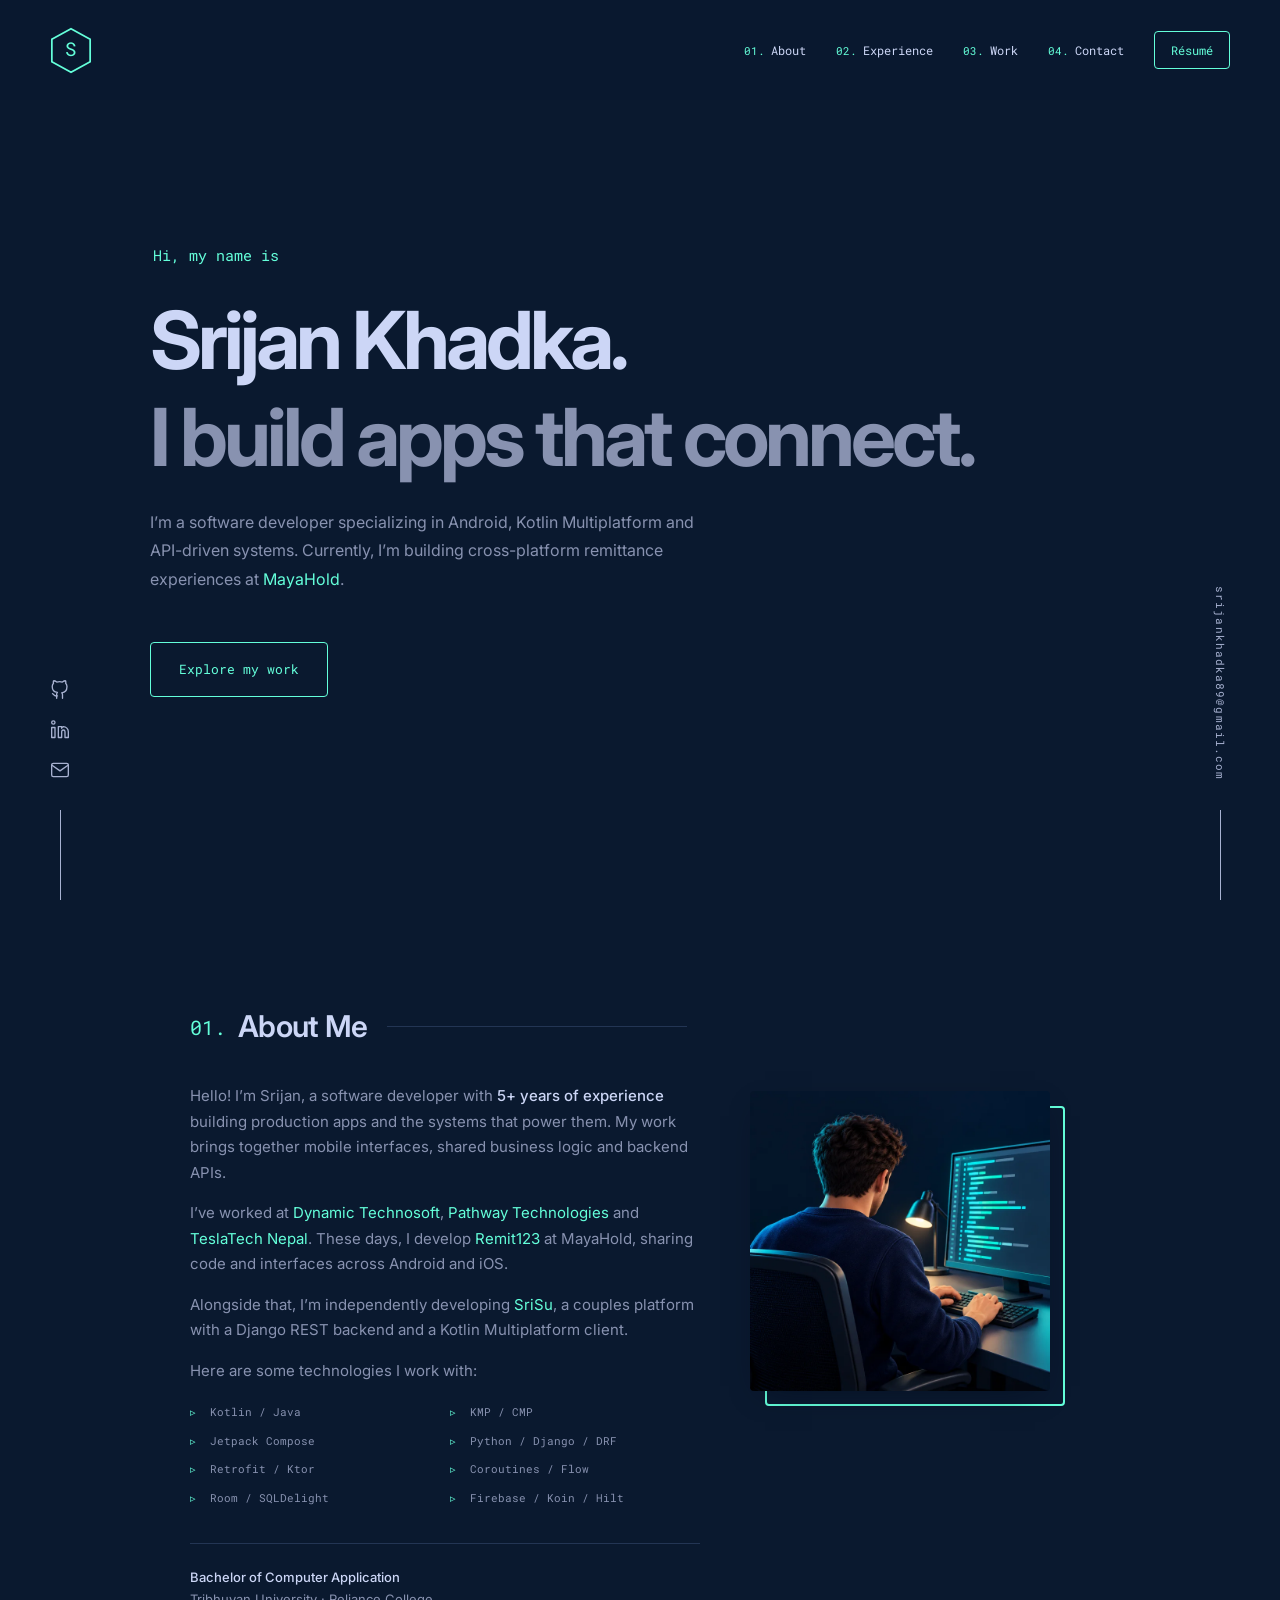
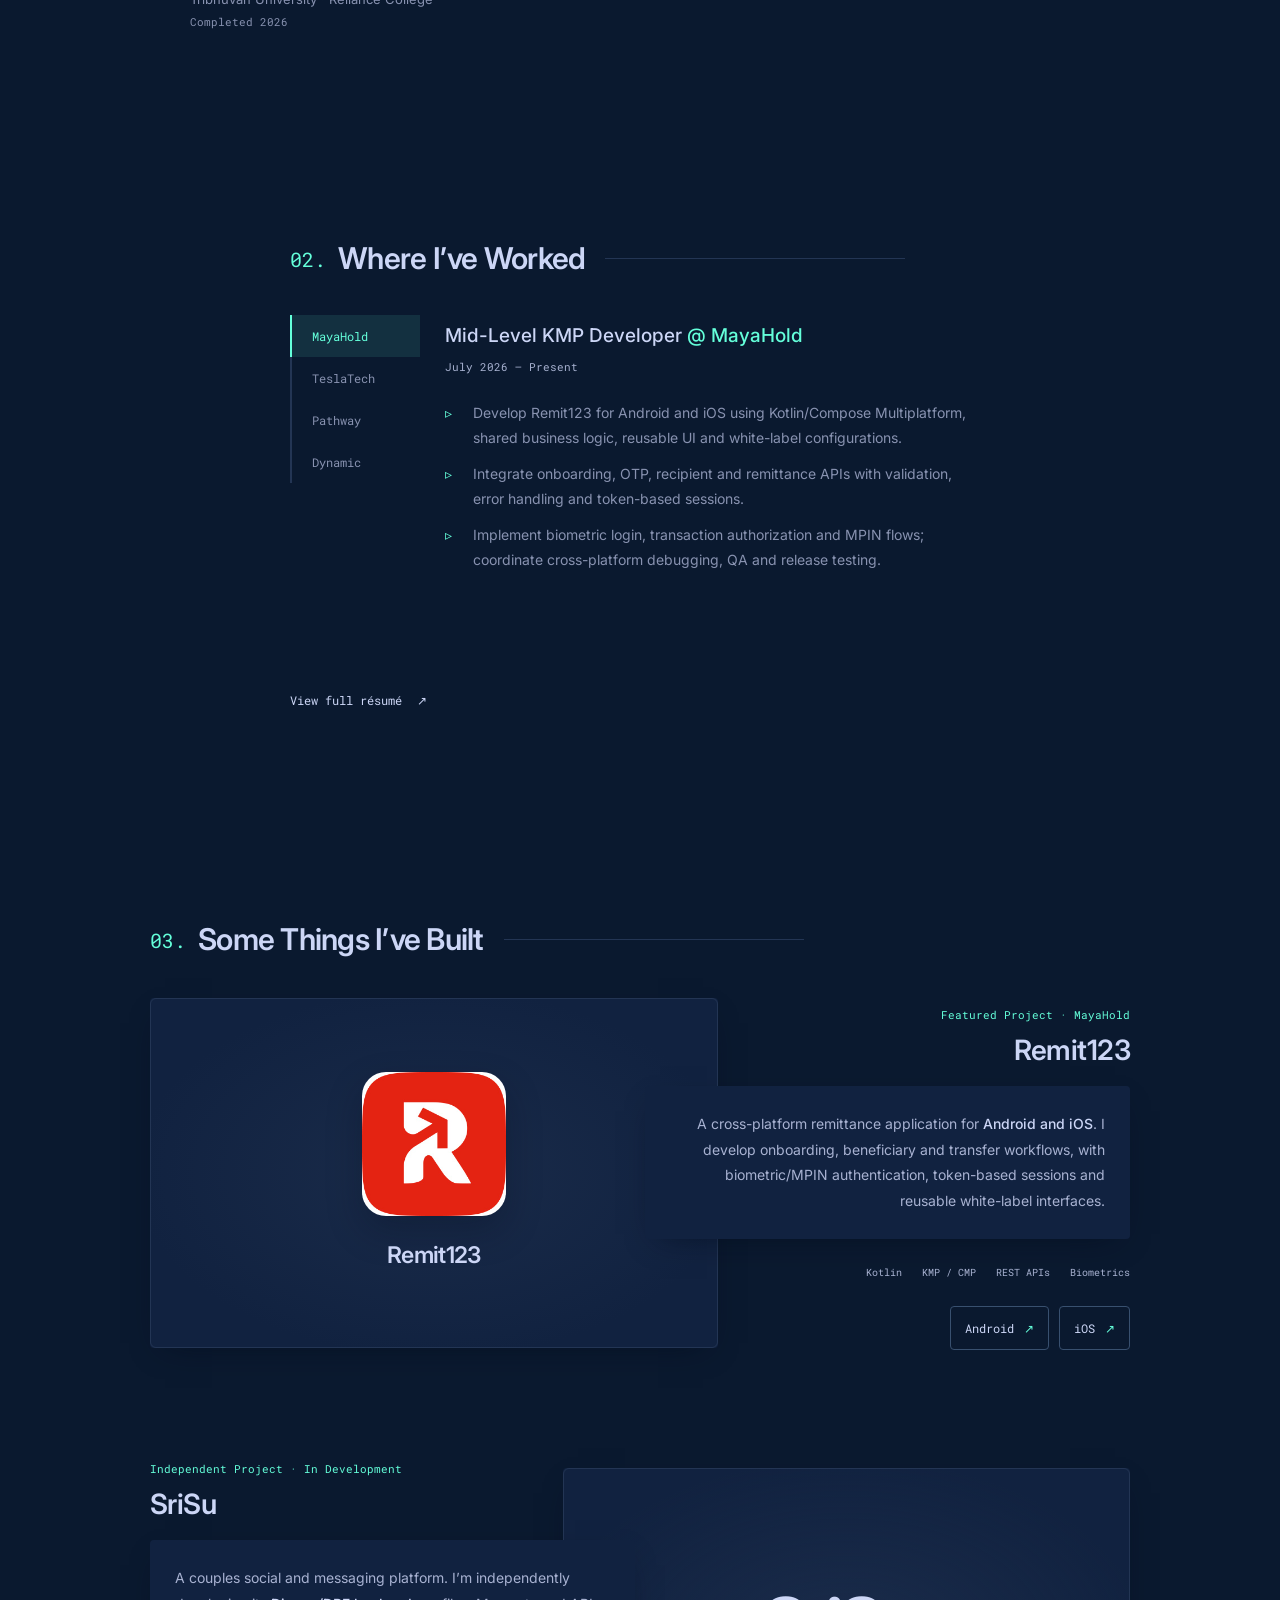
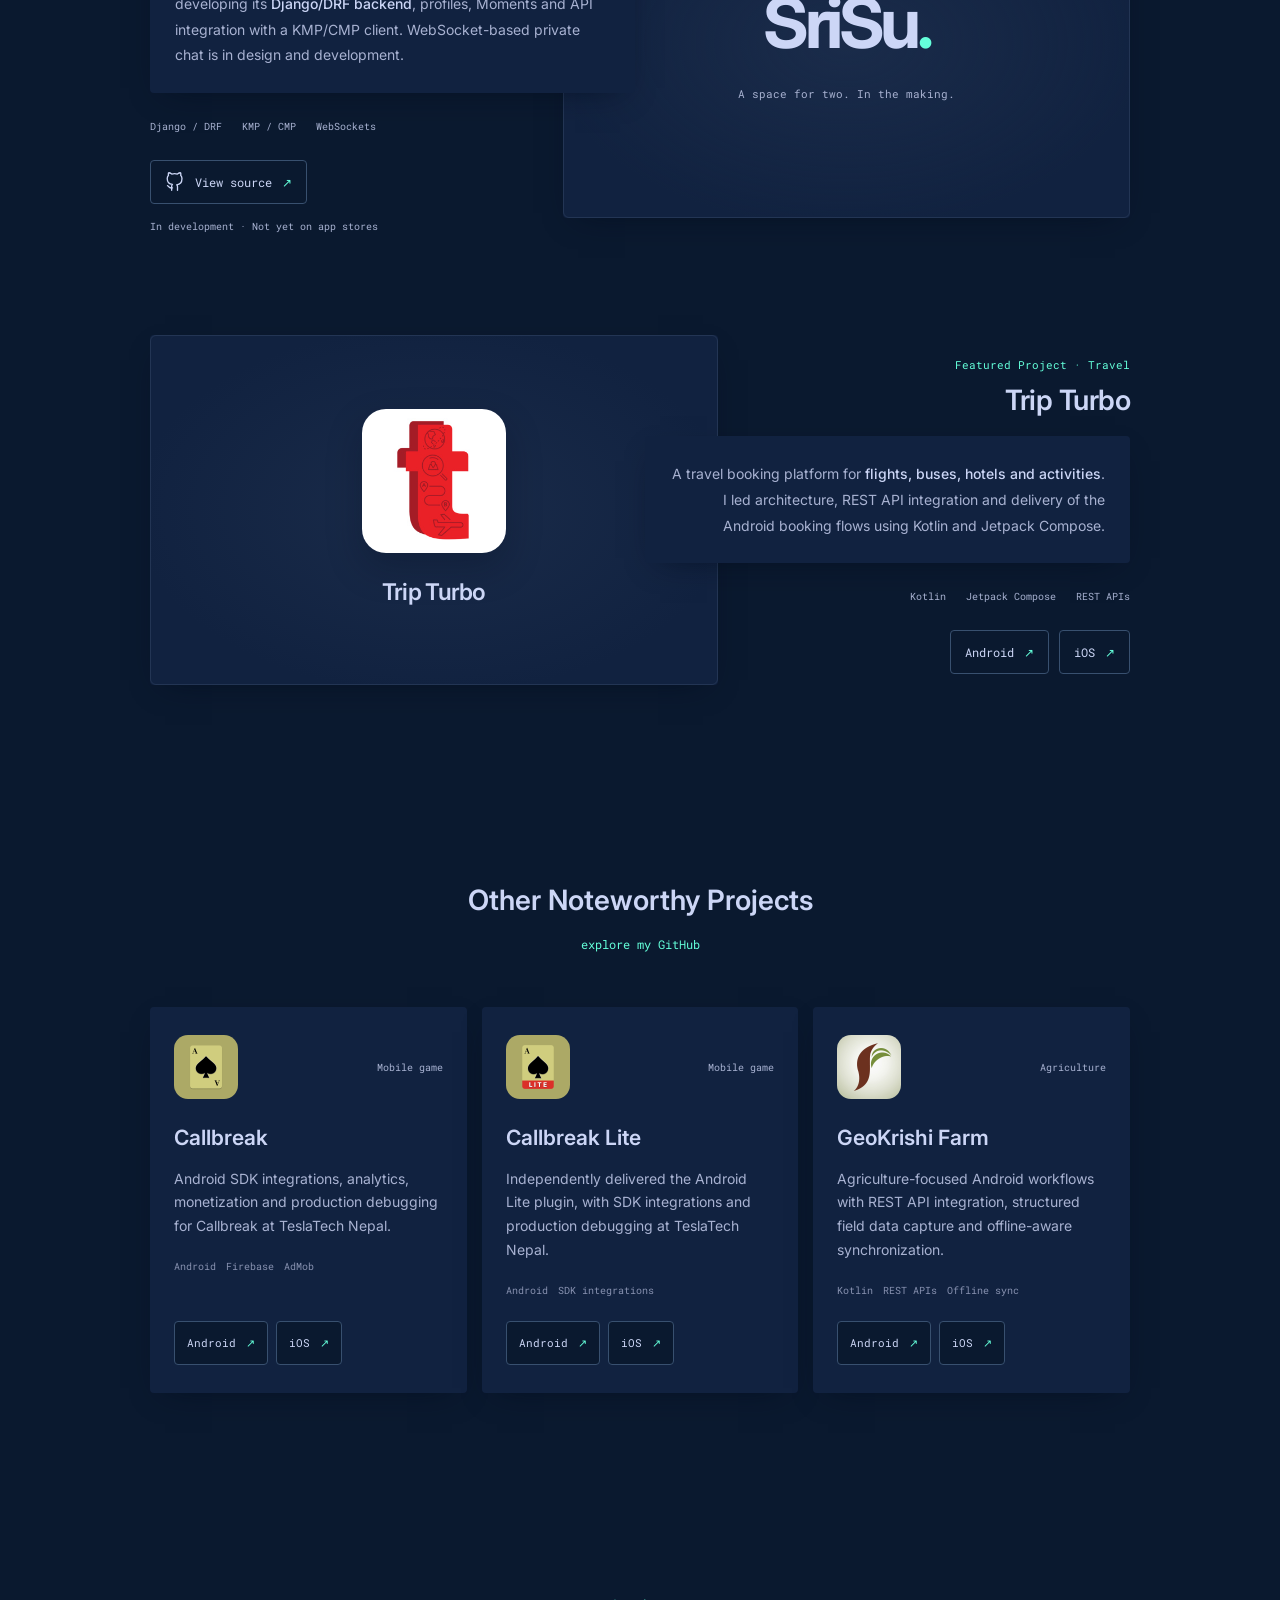
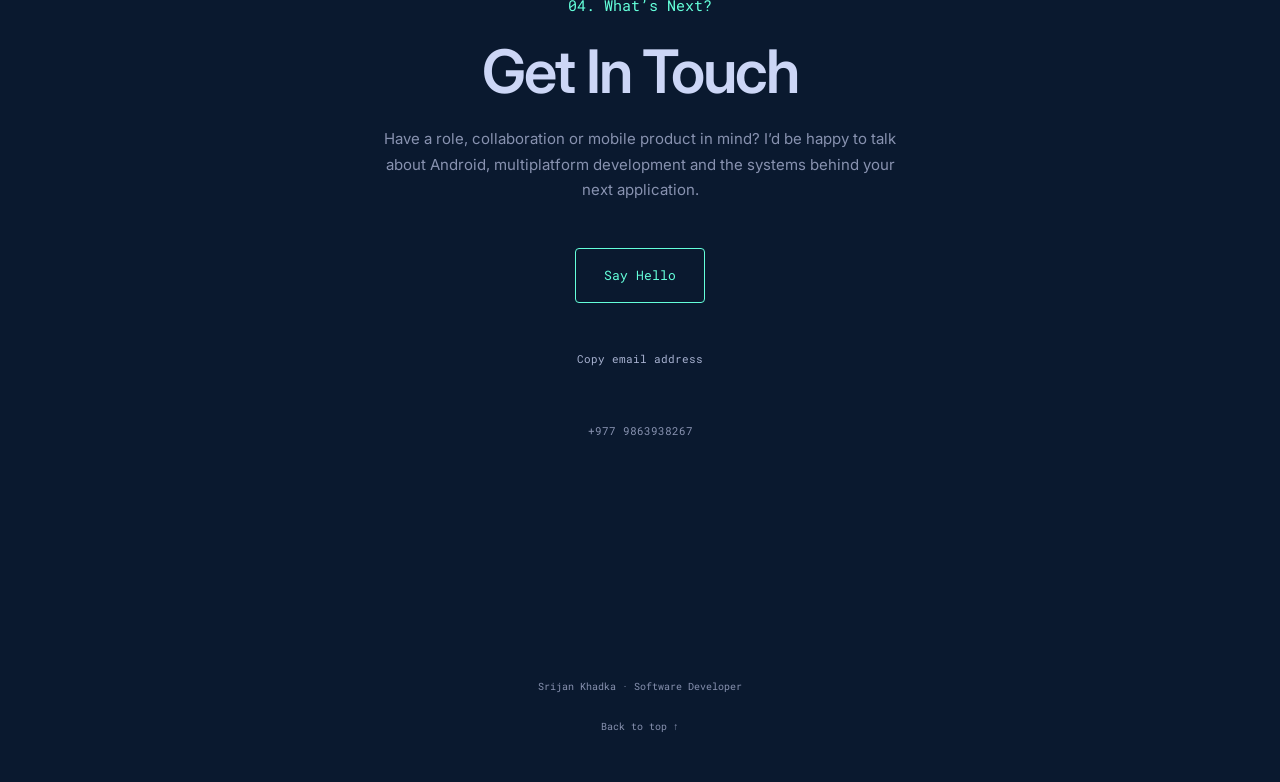
<file: index.html>
<!doctype html>
<html lang="en"><head>
<meta charset="utf-8"><meta name="viewport" content="width=device-width,initial-scale=1"><meta name="theme-color" content="#0a192f">
<meta name="description" content="Srijan Khadka is a software developer specializing in Android, Kotlin Multiplatform and API-driven systems. Explore his work, experience and résumé.">
<meta property="og:type" content="website"><meta property="og:title" content="Srijan Khadka | Software Developer"><meta property="og:description" content="I build apps that connect. Android, Kotlin Multiplatform and API-driven systems."><meta property="og:url" content="https://srizan12.github.io/Portfolio-Srijan-Khadka/"><meta property="og:image" content="https://srizan12.github.io/Portfolio-Srijan-Khadka/social-preview.png"><meta name="twitter:card" content="summary_large_image">
<link rel="canonical" href="https://srizan12.github.io/Portfolio-Srijan-Khadka/"><link rel="icon" href="favicon.svg" type="image/svg+xml"><link rel="preconnect" href="https://fonts.googleapis.com"><link rel="preconnect" href="https://fonts.gstatic.com" crossorigin><link href="https://fonts.googleapis.com/css2?family=Inter:wght@400;500;600;700&family=Roboto+Mono:wght@400;500&display=swap" rel="stylesheet"><link rel="stylesheet" href="styles.css?v=4"><script src="app.js?v=3" defer></script><title>Srijan Khadka | Software Developer</title>
</head><body>
<a class="skip-to-content button" href="#content">Skip to content</a>
<svg class="icon-definitions" aria-hidden="true" xmlns="http://www.w3.org/2000/svg"><defs>
<symbol id="icon-github" viewBox="0 0 24 24"><path d="M9 19c-4.3 1.3-4.3-2.2-6-2.7m12 5.7v-3.9a3.4 3.4 0 0 0-.9-2.7c3-.3 6.2-1.5 6.2-6.9A5.4 5.4 0 0 0 18.8 4a5 5 0 0 0-.1-3s-1.2-.4-3.8 1.5a13 13 0 0 0-6.8 0C5.5.6 4.3 1 4.3 1a5 5 0 0 0-.1 3A5.4 5.4 0 0 0 2.7 8c0 5.4 3.2 6.6 6.2 6.9a3.4 3.4 0 0 0-.9 2.7V22"/></symbol>
<symbol id="icon-linkedin" viewBox="0 0 24 24"><path d="M16 8a6 6 0 0 1 6 6v7h-4v-7a2 2 0 0 0-4 0v7h-4V8h4v2a4 4 0 0 1 2-2Z"/><path d="M2 9h4v12H2z"/><circle cx="4" cy="3" r="2"/></symbol>
<symbol id="icon-mail" viewBox="0 0 24 24"><rect x="2" y="4" width="20" height="16" rx="2"/><path d="m2 6 10 7 10-7"/></symbol>
<symbol id="icon-folder" viewBox="0 0 24 24"><path d="M22 19a2 2 0 0 1-2 2H4a2 2 0 0 1-2-2V5a2 2 0 0 1 2-2h5l2 3h9a2 2 0 0 1 2 2Z"/></symbol>
</defs></svg>
<header class="site-header"><nav class="navigation" aria-label="Main navigation"><a class="logo" href="#home" aria-label="Srijan Khadka, home"><svg viewBox="0 0 48 54" aria-hidden="true"><polygon points="24 2 46 14 46 40 24 52 2 40 2 14"/><text x="24" y="33" text-anchor="middle">S</text></svg></a><div class="desktop-links"><ol><li><a href="#about">About</a></li><li><a href="#experience">Experience</a></li><li><a href="#work">Work</a></li><li><a href="#contact">Contact</a></li></ol><a class="button small-button" href="resume.html">Résumé</a></div><button class="menu-toggle" aria-label="Open navigation menu" aria-haspopup="dialog" aria-expanded="false" aria-controls="mobile-menu"><span></span><span></span><span></span></button></nav></header>
<dialog class="mobile-menu" id="mobile-menu" aria-label="Navigation menu"><button class="menu-close" aria-label="Close navigation menu">×</button><nav aria-label="Mobile navigation"><ol><li><a href="#about">About</a></li><li><a href="#experience">Experience</a></li><li><a href="#work">Work</a></li><li><a href="#contact">Contact</a></li></ol><a class="button" href="resume.html">Résumé</a></nav></dialog>
<aside class="side-rail social-rail" aria-label="Social links"><ul><li><a href="https://github.com/SriZan12" aria-label="GitHub" target="_blank" rel="noopener noreferrer"><svg class="icon"><use href="#icon-github"/></svg></a></li><li><a href="https://www.linkedin.com/in/srijan-khadka-b233951b5/" aria-label="LinkedIn" target="_blank" rel="noopener noreferrer"><svg class="icon"><use href="#icon-linkedin"/></svg></a></li><li><a href="mailto:srijankhadka89@gmail.com" aria-label="Email Srijan"><svg class="icon"><use href="#icon-mail"/></svg></a></li></ul></aside>
<aside class="side-rail email-rail" aria-label="Email address"><a href="mailto:srijankhadka89@gmail.com">srijankhadka89@gmail.com</a></aside>
<main id="content">
<section class="hero" id="home" aria-labelledby="hero-title"><p class="hero-greeting">Hi, my name is</p><h1 class="big-heading" id="hero-title">Srijan Khadka.</h1><h2 class="big-heading">I build apps that connect.</h2><p class="hero-description">I’m a software developer specializing in Android, Kotlin Multiplatform and API-driven systems. Currently, I’m building cross-platform remittance experiences at <a href="#experience" class="inline-link" data-employer="maya">MayaHold</a>.</p><a class="button hero-cta" href="#work">Explore my work</a></section>
<section class="about-section" id="about" aria-labelledby="about-title"><h2 class="numbered-heading" id="about-title"><span>01.</span> About Me</h2><div class="about-inner"><div class="about-text">
<p>Hello! I’m Srijan, a software developer with <strong>5+ years of experience</strong> building production apps and the systems that power them. My work brings together mobile interfaces, shared business logic and backend APIs.</p>
<p>I’ve worked at <a href="#experience" class="inline-link" data-employer="dynamic">Dynamic Technosoft</a>, <a href="#experience" class="inline-link" data-employer="pathway">Pathway Technologies</a> and <a href="#experience" class="inline-link" data-employer="tesla">TeslaTech Nepal</a>. These days, I develop <a href="#remit123" class="inline-link">Remit123</a> at MayaHold, sharing code and interfaces across Android and iOS.</p>
<p>Alongside that, I’m independently developing <a href="#srisu" class="inline-link">SriSu</a>, a couples platform with a Django REST backend and a Kotlin Multiplatform client.</p><p>Here are some technologies I work with:</p>
<ul class="skills-list"><li>Kotlin / Java</li><li>KMP / CMP</li><li>Jetpack Compose</li><li>Python / Django / DRF</li><li>Retrofit / Ktor</li><li>Coroutines / Flow</li><li>Room / SQLDelight</li><li>Firebase / Koin / Hilt</li></ul><p class="education"><strong>Bachelor of Computer Application</strong><br>Tribhuvan University · Reliance College<br><span>Completed 2026</span></p>
</div><div class="portrait-frame"><img class="portrait-illustration" src="assets/about-programmer-back-view.webp" width="768" height="768" alt="Rear-view illustration of a developer programming at a desk, with their face hidden and a mint-lit screen" loading="lazy" decoding="async"></div></div></section>
<section class="jobs-section" id="experience" aria-labelledby="experience-title"><h2 class="numbered-heading" id="experience-title"><span>02.</span> Where I’ve Worked</h2><div class="jobs-inner"><div class="job-tablist" role="tablist" aria-label="Employers" aria-orientation="vertical"><button id="tab-maya" role="tab" aria-selected="true" aria-controls="panel-maya" tabindex="0">MayaHold</button><button id="tab-tesla" role="tab" aria-selected="false" aria-controls="panel-tesla" tabindex="-1">TeslaTech</button><button id="tab-pathway" role="tab" aria-selected="false" aria-controls="panel-pathway" tabindex="-1">Pathway</button><button id="tab-dynamic" role="tab" aria-selected="false" aria-controls="panel-dynamic" tabindex="-1">Dynamic</button></div><div class="job-panels">
<article id="panel-maya" class="job-panel" role="tabpanel" aria-labelledby="tab-maya" tabindex="0"><h3>Mid-Level KMP Developer <span>@ MayaHold</span></h3><p class="job-range">July 2026 — Present</p><ul class="fancy-list"><li>Develop Remit123 for Android and iOS using Kotlin/Compose Multiplatform, shared business logic, reusable UI and white-label configurations.</li><li>Integrate onboarding, OTP, recipient and remittance APIs with validation, error handling and token-based sessions.</li><li>Implement biometric login, transaction authorization and MPIN flows; coordinate cross-platform debugging, QA and release testing.</li></ul></article>
<article id="panel-tesla" class="job-panel" role="tabpanel" aria-labelledby="tab-tesla" tabindex="0"><h3>Mid-Level Android Developer <span>@ TeslaTech Nepal</span></h3><p class="job-range">July 2025 — July 2026</p><ul class="fancy-list"><li>Built Android plugins and SDK integrations for AdMob, Firebase, authentication, notifications, in-app updates and deep links.</li><li>Supported Callbreak and Callbreak Lite, independently delivered the Lite plugin, and resolved crashes, ANRs and integration issues.</li><li>Built a WebRTC/VoIP prototype with signaling.</li></ul></article>
<article id="panel-pathway" class="job-panel" role="tabpanel" aria-labelledby="tab-pathway" tabindex="0"><h3>Android Developer / Lead Developer <span>@ Pathway Technologies</span></h3><p class="job-range">November 2022 — July 2025</p><ul class="fancy-list"><li>Delivered Android applications using Kotlin, Compose, Retrofit/Ktor and Coroutines with MVVM/MVI and Clean Architecture.</li><li>Led selected projects through architecture, API integration, testing and releases.</li><li>Implemented offline data synchronization and reusable subscription, paywall and monetization components.</li></ul></article>
<article id="panel-dynamic" class="job-panel" role="tabpanel" aria-labelledby="tab-dynamic" tabindex="0"><h3>Android Developer <span>@ Dynamic Technosoft</span></h3><p class="job-range">January 2021 — November 2022</p><ul class="fancy-list"><li>Built school management, ERP and field-service applications using Java, Kotlin, Retrofit and Room.</li><li>Integrated REST APIs with MVVM architecture, offline data capture and background synchronization.</li><li>Developed live-location features for mobile workflows.</li></ul></article>
</div></div><a class="resume-link" href="resume.html">View full résumé <span aria-hidden="true">↗</span></a></section>
<section class="work-section" id="work" aria-labelledby="work-title"><h2 class="numbered-heading" id="work-title"><span>03.</span> Some Things I’ve Built</h2><ol class="featured-projects">
<li class="featured-project" id="remit123"><div class="project-content"><p class="project-overline">Featured Project · MayaHold</p><h3 class="project-title"><a href="https://remit123.ca/" target="_blank" rel="noopener noreferrer">Remit123</a></h3><div class="project-description"><p>A cross-platform remittance application for <strong>Android and iOS</strong>. I develop onboarding, beneficiary and transfer workflows, with biometric/MPIN authentication, token-based sessions and reusable white-label interfaces.</p></div><ul class="project-tech-list"><li>Kotlin</li><li>KMP / CMP</li><li>REST APIs</li><li>Biometrics</li></ul><div class="store-links" aria-label="Remit123 downloads">
<a href="https://play.google.com/store/apps/details?id=ca.remit123" target="_blank" rel="noopener noreferrer" aria-label="Remit123 for Android on Google Play">Android <span aria-hidden="true">↗</span></a>
<a href="https://apps.apple.com/app/id6769648048" target="_blank" rel="noopener noreferrer" aria-label="Remit123 for iOS on the App Store">iOS <span aria-hidden="true">↗</span></a>
</div></div><div class="project-image project-brand remit123-brand"><a class="brand-visual" href="https://remit123.ca/" target="_blank" rel="noopener noreferrer" aria-label="Visit Remit123"><img class="app-logo" src="assets/remit123.jpg" width="512" height="512" alt="Remit123 app logo" loading="lazy" decoding="async"><span class="brand-name" aria-hidden="true">Remit123</span></a></div></li>
<li class="featured-project" id="srisu"><div class="project-content"><p class="project-overline">Independent Project · In Development</p><h3 class="project-title"><a href="https://github.com/SriZan12/SriSu" target="_blank" rel="noopener noreferrer">SriSu</a></h3><div class="project-description"><p>A couples social and messaging platform. I’m independently developing its <strong>Django/DRF backend</strong>, profiles, Moments and API integration with a KMP/CMP client. WebSocket-based private chat is in design and development.</p></div><ul class="project-tech-list"><li>Django / DRF</li><li>KMP / CMP</li><li>WebSockets</li></ul><div class="store-links"><a href="https://github.com/SriZan12/SriSu" target="_blank" rel="noopener noreferrer" aria-label="Explore SriSu source code on GitHub"><svg class="icon" aria-hidden="true"><use href="#icon-github"/></svg> View source <span aria-hidden="true">↗</span></a></div><p class="project-status">In development · Not yet on app stores</p></div><div class="project-image project-brand srisu-brand"><a class="brand-visual" href="https://github.com/SriZan12/SriSu" target="_blank" rel="noopener noreferrer" aria-label="Explore SriSu source code"><span class="srisu-wordmark">SriSu<span aria-hidden="true">.</span></span><span class="brand-caption">A space for two. In the making.</span></a></div></li>
<li class="featured-project" id="trip-turbo"><div class="project-content"><p class="project-overline">Featured Project · Travel</p><h3 class="project-title"><a href="https://tripturbo.com/" target="_blank" rel="noopener noreferrer">Trip Turbo</a></h3><div class="project-description"><p>A travel booking platform for <strong>flights, buses, hotels and activities</strong>. I led architecture, REST API integration and delivery of the Android booking flows using Kotlin and Jetpack Compose.</p></div><ul class="project-tech-list"><li>Kotlin</li><li>Jetpack Compose</li><li>REST APIs</li></ul><div class="store-links" aria-label="Trip Turbo downloads">
<a href="https://play.google.com/store/apps/details?id=com.pathway.tripturbo.android" target="_blank" rel="noopener noreferrer" aria-label="Trip Turbo for Android on Google Play">Android <span aria-hidden="true">↗</span></a>
<a href="https://apps.apple.com/app/id6471469699" target="_blank" rel="noopener noreferrer" aria-label="Trip Turbo for iOS on the App Store">iOS <span aria-hidden="true">↗</span></a>
</div></div><div class="project-image project-brand trip-turbo-brand"><a class="brand-visual" href="https://tripturbo.com/" target="_blank" rel="noopener noreferrer" aria-label="Visit Trip Turbo"><img class="app-logo" src="assets/trip-turbo.jpg" width="512" height="512" alt="Trip Turbo app logo" loading="lazy" decoding="async"><span class="brand-name" aria-hidden="true">Trip Turbo</span></a></div></li>
</ol></section>
<section class="other-projects" aria-labelledby="other-projects-title"><h2 id="other-projects-title">Other Noteworthy Projects</h2><a class="inline-link archive-link" href="https://github.com/SriZan12" target="_blank" rel="noopener noreferrer">explore my GitHub</a><div class="project-grid"><article class="project-card" id="callbreak"><div class="card-top"><a class="card-logo-link" href="https://callbreak.com/" target="_blank" rel="noopener noreferrer" aria-label="Visit Callbreak"><img class="card-logo" src="assets/callbreak.jpg" width="512" height="512" alt="Callbreak app logo" loading="lazy" decoding="async"></a><span class="card-category">Mobile game</span></div><h3><a href="https://callbreak.com/" target="_blank" rel="noopener noreferrer">Callbreak</a></h3><p>Android SDK integrations, analytics, monetization and production debugging for Callbreak at TeslaTech Nepal.</p><ul class="card-tech"><li>Android</li><li>Firebase</li><li>AdMob</li></ul><div class="store-links" aria-label="Callbreak downloads">
<a href="https://play.google.com/store/apps/details?id=io.teslatech.callbreak" target="_blank" rel="noopener noreferrer" aria-label="Callbreak for Android on Google Play">Android <span aria-hidden="true">↗</span></a>
<a href="https://apps.apple.com/app/id1046460939" target="_blank" rel="noopener noreferrer" aria-label="Callbreak for iOS on the App Store">iOS <span aria-hidden="true">↗</span></a>
</div></article><article class="project-card" id="callbreak-lite"><div class="card-top"><a class="card-logo-link" href="https://play.google.com/store/apps/details?id=np.com.teslatech.callbreaklite" target="_blank" rel="noopener noreferrer" aria-label="Visit Callbreak Lite"><img class="card-logo" src="assets/callbreak-lite.jpg" width="512" height="512" alt="Callbreak Lite app logo" loading="lazy" decoding="async"></a><span class="card-category">Mobile game</span></div><h3><a href="https://play.google.com/store/apps/details?id=np.com.teslatech.callbreaklite" target="_blank" rel="noopener noreferrer">Callbreak Lite</a></h3><p>Independently delivered the Android Lite plugin, with SDK integrations and production debugging at TeslaTech Nepal.</p><ul class="card-tech"><li>Android</li><li>SDK integrations</li></ul><div class="store-links" aria-label="Callbreak Lite downloads">
<a href="https://play.google.com/store/apps/details?id=np.com.teslatech.callbreaklite" target="_blank" rel="noopener noreferrer" aria-label="Callbreak Lite for Android on Google Play">Android <span aria-hidden="true">↗</span></a>
<a href="https://apps.apple.com/app/id6754635687" target="_blank" rel="noopener noreferrer" aria-label="Callbreak Lite for iOS on the App Store">iOS <span aria-hidden="true">↗</span></a>
</div></article><article class="project-card" id="geokrishi"><div class="card-top"><a class="card-logo-link" href="https://geokrishi.farm/" target="_blank" rel="noopener noreferrer" aria-label="Visit GeoKrishi Farm"><img class="card-logo" src="assets/geokrishi.jpg" width="512" height="512" alt="GeoKrishi Farm app logo" loading="lazy" decoding="async"></a><span class="card-category">Agriculture</span></div><h3><a href="https://geokrishi.farm/" target="_blank" rel="noopener noreferrer">GeoKrishi Farm</a></h3><p>Agriculture-focused Android workflows with REST API integration, structured field data capture and offline-aware synchronization.</p><ul class="card-tech"><li>Kotlin</li><li>REST APIs</li><li>Offline sync</li></ul><div class="store-links" aria-label="GeoKrishi Farm downloads">
<a href="https://play.google.com/store/apps/details?id=com.pathway.geokrishi_farm" target="_blank" rel="noopener noreferrer" aria-label="GeoKrishi Farm for Android on Google Play">Android <span aria-hidden="true">↗</span></a>
<a href="https://apps.apple.com/app/id1639308709" target="_blank" rel="noopener noreferrer" aria-label="GeoKrishi Farm for iOS on the App Store">iOS <span aria-hidden="true">↗</span></a>
</div></article></div></section>
<section class="contact-section" id="contact" aria-labelledby="contact-title"><p class="overline">04. What’s Next?</p><h2 id="contact-title">Get In Touch</h2><p>Have a role, collaboration or mobile product in mind? I’d be happy to talk about Android, multiplatform development and the systems behind your next application.</p><a class="button contact-button" href="mailto:srijankhadka89@gmail.com">Say Hello</a><div class="contact-extra"><button class="copy-email">Copy email address</button><span class="copy-status" role="status" aria-live="polite"></span><a href="tel:+9779863938267">+977 9863938267</a></div></section>
</main>
<footer class="site-footer"><div class="footer-socials"><a href="https://github.com/SriZan12" aria-label="GitHub" target="_blank" rel="noopener noreferrer"><svg class="icon"><use href="#icon-github"/></svg></a><a href="https://www.linkedin.com/in/srijan-khadka-b233951b5/" aria-label="LinkedIn" target="_blank" rel="noopener noreferrer"><svg class="icon"><use href="#icon-linkedin"/></svg></a><a href="mailto:srijankhadka89@gmail.com" aria-label="Email"><svg class="icon"><use href="#icon-mail"/></svg></a></div><p>Srijan Khadka · Software Developer</p><a class="footer-top" href="#home">Back to top ↑</a></footer>
<noscript><style>.job-tablist,.menu-toggle,.copy-email{display:none}.job-panel{margin-bottom:35px}.desktop-links{display:flex!important}.desktop-links ol{flex-wrap:wrap}.desktop-links a{font-size:10px}.site-header{position:relative;height:auto;padding:20px}.logo{margin-right:15px}.desktop-links .small-button{display:none}</style></noscript>
</body></html>
</file>
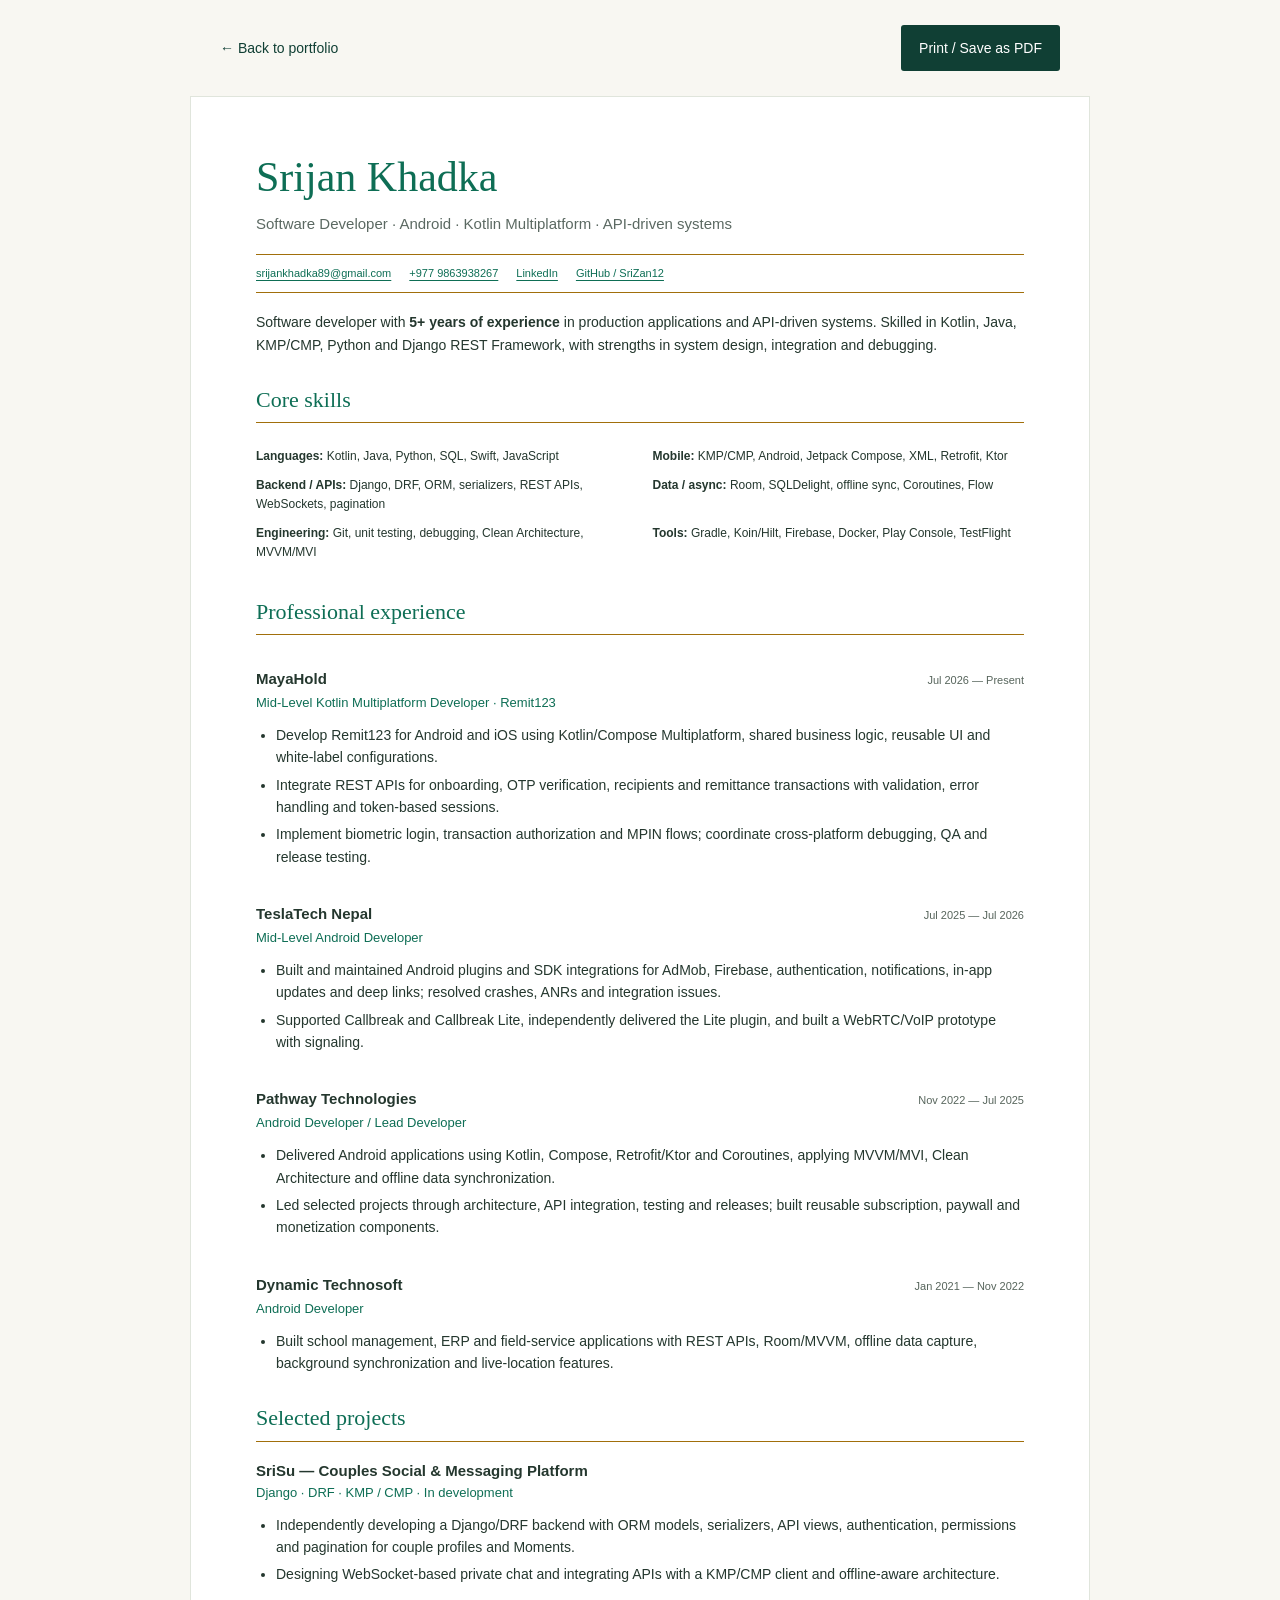
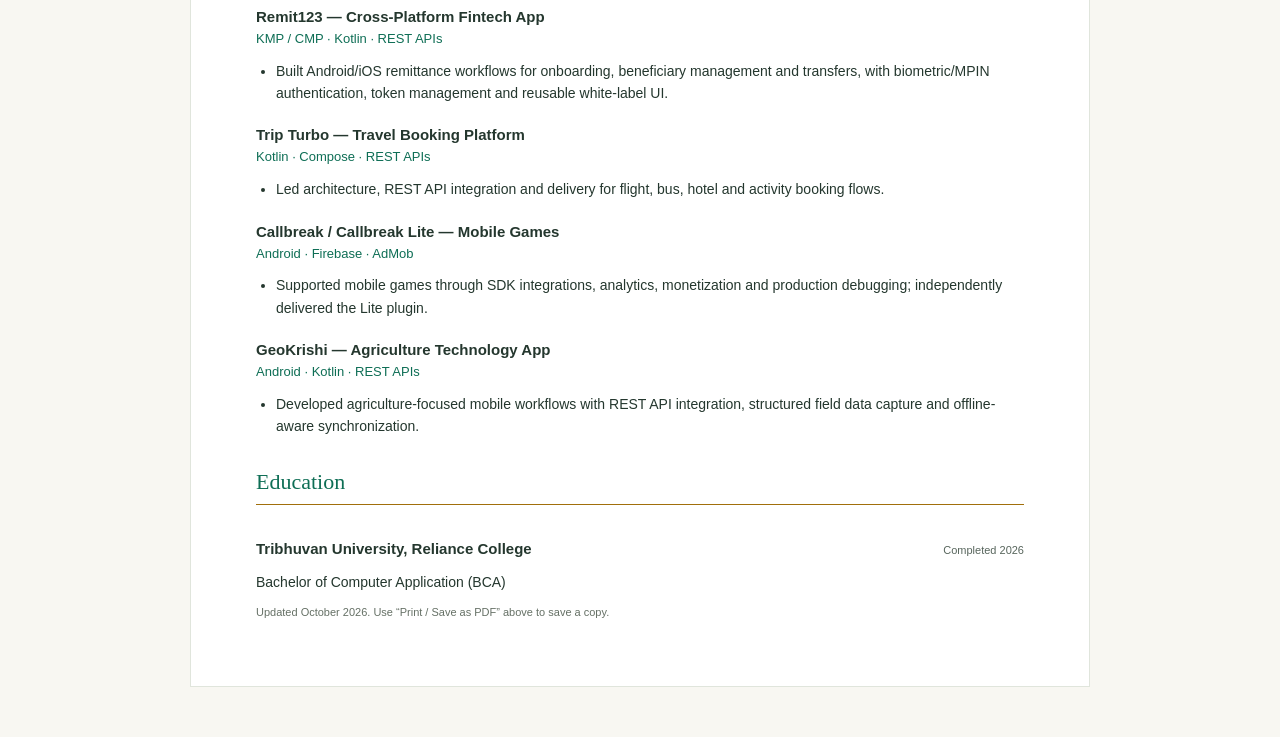
<file: resume.html>
<!doctype html>
<html lang="en">
<head>
<meta charset="utf-8"><meta name="viewport" content="width=device-width, initial-scale=1">
<meta name="description" content="Srijan Khadka — résumé covering mobile and multiplatform development, experience, projects, skills and education.">
<title>Résumé | Srijan Khadka</title>
<link rel="icon" href="favicon.svg" type="image/svg+xml">
<style>
*{box-sizing:border-box}body{font-family:'Segoe UI',Arial,sans-serif;color:#24372e;background:#f8f7f2;line-height:1.6;margin:0;font-size:14px}.toolbar{max-width:900px;margin:25px auto;display:flex;align-items:center;justify-content:space-between;padding:0 30px;gap:20px}.toolbar a{color:#103f34;text-decoration:none}.toolbar button{padding:12px 18px;background:#103f34;color:#fff;border:0;border-radius:3px;cursor:pointer;font:inherit}.paper{max-width:900px;padding:55px 65px;background:#fff;margin:0 auto 50px;border:1px solid #e0e5dc}h1{font-family:Georgia,serif;font-size:42px;font-weight:400;color:#0e6e55;margin:0;line-height:1.2}h2{font-family:Georgia,serif;color:#0e6e55;font-size:22px;font-weight:400;border-bottom:1px solid #a16f0b;padding-bottom:5px;margin-top:26px}h3{font-size:15px;line-height:1.4;margin-bottom:2px}.role{color:#0e6e55;margin:2px 0 10px;font-size:13px}.heading{display:flex;justify-content:space-between;gap:20px;align-items:baseline}.heading span{white-space:nowrap;font-size:11px;color:#57655c}.contact{display:flex;flex-wrap:wrap;gap:6px 18px;border-top:1px solid #a16f0b;border-bottom:1px solid #a16f0b;padding:10px 0;margin:18px 0;font-size:11px}a{color:#0e6e55;text-underline-offset:3px}p{margin:10px 0}ul{padding-left:20px;margin:8px 0 20px}li{margin-bottom:5px}.skills{display:grid;grid-template-columns:1fr 1fr;gap:0 25px;font-size:12px}.skills p{margin:5px 0}article{break-inside:avoid}button:focus-visible,a:focus-visible{outline:3px solid #a16f0b;outline-offset:4px}.note{font-size:11px;color:#657065}.subtitle{font-size:15px;color:#5b6962;margin:9px 0}
@media(max-width:650px){.paper{padding:30px 24px;border-left:0;border-right:0}h1{font-size:35px}.heading{display:block}.heading span{display:block;margin:3px 0}.skills{grid-template-columns:1fr}.toolbar{padding:0 24px;font-size:12px}.toolbar button{font-size:12px}}
@media print{@page{size:A4;margin:14mm}body{background:#fff;font-size:10pt;line-height:1.4}.toolbar,.note{display:none}.paper{border:0;margin:0;padding:0;max-width:none}h1{font-size:28pt}h2{font-size:15pt;margin:16px 0 8px;break-after:avoid}h3{font-size:11pt}.contact{font-size:8pt}.skills{font-size:9pt}.role{font-size:9pt}.heading span{font-size:8pt}ul{margin:5px 0 12px}li{margin:3px 0}a{text-decoration:none;color:inherit}p{margin:7px 0}}
</style>
</head>
<body>
<div class="toolbar"><a href="index.html">← Back to portfolio</a><button id="print-resume">Print / Save as PDF</button></div>
<main class="paper">
<header><h1>Srijan Khadka</h1><p class="subtitle">Software Developer · Android · Kotlin Multiplatform · API-driven systems</p><div class="contact"><a href="mailto:srijankhadka89@gmail.com">srijankhadka89@gmail.com</a><a href="tel:+9779863938267">+977 9863938267</a><a href="https://www.linkedin.com/in/srijan-khadka-b233951b5/">LinkedIn</a><a href="https://github.com/SriZan12">GitHub / SriZan12</a></div></header>
<p>Software developer with <strong>5+ years of experience</strong> in production applications and API-driven systems. Skilled in Kotlin, Java, KMP/CMP, Python and Django REST Framework, with strengths in system design, integration and debugging.</p>
<section><h2>Core skills</h2><div class="skills"><p><strong>Languages:</strong> Kotlin, Java, Python, SQL, Swift, JavaScript</p><p><strong>Mobile:</strong> KMP/CMP, Android, Jetpack Compose, XML, Retrofit, Ktor</p><p><strong>Backend / APIs:</strong> Django, DRF, ORM, serializers, REST APIs, WebSockets, pagination</p><p><strong>Data / async:</strong> Room, SQLDelight, offline sync, Coroutines, Flow</p><p><strong>Engineering:</strong> Git, unit testing, debugging, Clean Architecture, MVVM/MVI</p><p><strong>Tools:</strong> Gradle, Koin/Hilt, Firebase, Docker, Play Console, TestFlight</p></div></section>
<section><h2>Professional experience</h2>
<article><div class="heading"><h3>MayaHold</h3><span>Jul 2026 — Present</span></div><p class="role">Mid-Level Kotlin Multiplatform Developer · Remit123</p><ul><li>Develop Remit123 for Android and iOS using Kotlin/Compose Multiplatform, shared business logic, reusable UI and white-label configurations.</li><li>Integrate REST APIs for onboarding, OTP verification, recipients and remittance transactions with validation, error handling and token-based sessions.</li><li>Implement biometric login, transaction authorization and MPIN flows; coordinate cross-platform debugging, QA and release testing.</li></ul></article>
<article><div class="heading"><h3>TeslaTech Nepal</h3><span>Jul 2025 — Jul 2026</span></div><p class="role">Mid-Level Android Developer</p><ul><li>Built and maintained Android plugins and SDK integrations for AdMob, Firebase, authentication, notifications, in-app updates and deep links; resolved crashes, ANRs and integration issues.</li><li>Supported Callbreak and Callbreak Lite, independently delivered the Lite plugin, and built a WebRTC/VoIP prototype with signaling.</li></ul></article>
<article><div class="heading"><h3>Pathway Technologies</h3><span>Nov 2022 — Jul 2025</span></div><p class="role">Android Developer / Lead Developer</p><ul><li>Delivered Android applications using Kotlin, Compose, Retrofit/Ktor and Coroutines, applying MVVM/MVI, Clean Architecture and offline data synchronization.</li><li>Led selected projects through architecture, API integration, testing and releases; built reusable subscription, paywall and monetization components.</li></ul></article>
<article><div class="heading"><h3>Dynamic Technosoft</h3><span>Jan 2021 — Nov 2022</span></div><p class="role">Android Developer</p><ul><li>Built school management, ERP and field-service applications with REST APIs, Room/MVVM, offline data capture, background synchronization and live-location features.</li></ul></article>
</section>
<section><h2>Selected projects</h2>
<article><h3>SriSu — Couples Social & Messaging Platform</h3><p class="role">Django · DRF · KMP / CMP · In development</p><ul><li>Independently developing a Django/DRF backend with ORM models, serializers, API views, authentication, permissions and pagination for couple profiles and Moments.</li><li>Designing WebSocket-based private chat and integrating APIs with a KMP/CMP client and offline-aware architecture.</li></ul></article>
<article><h3>Remit123 — Cross-Platform Fintech App</h3><p class="role">KMP / CMP · Kotlin · REST APIs</p><ul><li>Built Android/iOS remittance workflows for onboarding, beneficiary management and transfers, with biometric/MPIN authentication, token management and reusable white-label UI.</li></ul></article>
<article><h3>Trip Turbo — Travel Booking Platform</h3><p class="role">Kotlin · Compose · REST APIs</p><ul><li>Led architecture, REST API integration and delivery for flight, bus, hotel and activity booking flows.</li></ul></article>
<article><h3>Callbreak / Callbreak Lite — Mobile Games</h3><p class="role">Android · Firebase · AdMob</p><ul><li>Supported mobile games through SDK integrations, analytics, monetization and production debugging; independently delivered the Lite plugin.</li></ul></article>
<article><h3>GeoKrishi — Agriculture Technology App</h3><p class="role">Android · Kotlin · REST APIs</p><ul><li>Developed agriculture-focused mobile workflows with REST API integration, structured field data capture and offline-aware synchronization.</li></ul></article>
</section>
<section><h2>Education</h2><div class="heading"><h3>Tribhuvan University, Reliance College</h3><span>Completed 2026</span></div><p>Bachelor of Computer Application (BCA)</p></section>
<p class="note">Updated October 2026. Use “Print / Save as PDF” above to save a copy.</p>
</main><script src="resume.js"></script>
</body></html>
</file>
<file: styles.css>
@charset "UTF-8";
/* Adapted from Brittany Chiang's v4 portfolio. Copyright (c) 2018 Brittany Chiang.
   MIT license in LICENSE. Source: https://github.com/bchiang7/v4
   Free Inter / Roboto Mono replace the original commercial font families. */
:root{--navy:#0a192f;--dark-navy:#020c1b;--light-navy:#112240;--lightest-navy:#233554;--navy-shadow:rgba(2,12,27,.7);--slate:#8892b0;--light-slate:#a8b2d1;--lightest-slate:#ccd6f6;--white:#e6f1ff;--green:#64ffda;--green-tint:rgba(100,255,218,.1);--font-sans:'Inter',-apple-system,BlinkMacSystemFont,'Segoe UI',sans-serif;--font-mono:'Roboto Mono','SF Mono',Consolas,monospace;--transition:all .25s cubic-bezier(.645,.045,.355,1);--nav-height:100px;--tab-height:42px}
*,:before,:after{box-sizing:border-box}html{scroll-behavior:smooth;scroll-padding-top:100px;scrollbar-width:thin;scrollbar-color:#495670 var(--navy)}body{margin:0;background:var(--navy);color:var(--slate);font-family:var(--font-sans);font-size:16px;line-height:1.7;-webkit-font-smoothing:antialiased}::selection{background:var(--lightest-navy);color:var(--lightest-slate)}::-webkit-scrollbar{width:12px}::-webkit-scrollbar-track{background:var(--navy)}::-webkit-scrollbar-thumb{background:#495670;border:3px solid var(--navy);border-radius:10px}h1,h2,h3{margin:0 0 10px;font-weight:600;color:var(--lightest-slate);line-height:1.1}p{margin:0 0 15px}p:last-child{margin-bottom:0}a{display:inline-block;text-decoration:none;color:inherit;position:relative;transition:var(--transition)}a:hover{color:var(--green)}button{font:inherit;cursor:pointer}button,a{-webkit-tap-highlight-color:transparent}a:focus-visible,button:focus-visible,[tabindex]:focus-visible{outline:2px dashed var(--green);outline-offset:5px}strong{font-weight:500;color:var(--lightest-slate)}.inline-link{color:var(--green)}.inline-link:after{content:'';position:absolute;bottom:2px;left:0;width:0;height:1px;background:var(--green);transition:width .25s}.inline-link:hover:after{width:100%}.button{font-family:var(--font-mono);font-size:13px;line-height:1;color:var(--green);border:1px solid var(--green);border-radius:4px;padding:20px 28px;background:transparent;transition:var(--transition)}.button:hover,.button:focus-visible{box-shadow:4px 4px 0 var(--green);transform:translate(-5px,-5px);outline:none}.small-button{padding:12px 16px;font-size:12px}.icon{width:20px;height:20px;fill:none;stroke:currentColor;stroke-width:1.6;stroke-linecap:round;stroke-linejoin:round;vertical-align:middle}.icon-definitions{position:absolute;width:0;height:0;overflow:hidden}
.site-header{position:fixed;top:0;left:0;z-index:20;padding:0 50px;width:100%;height:var(--nav-height);display:flex;align-items:center;background:rgba(10,25,47,.85);backdrop-filter:blur(10px);transition:var(--transition)}.site-header.scrolled{height:70px;box-shadow:0 10px 30px -10px var(--navy-shadow)}.site-header.nav-hidden:not(:focus-within){transform:translateY(-100%)}.navigation{width:100%;display:flex;align-items:center;justify-content:space-between;color:var(--lightest-slate);font-family:var(--font-mono)}.logo{color:var(--green);height:47px;width:42px;flex-shrink:0}.logo svg{height:100%;width:100%;fill:none;stroke:currentColor;stroke-width:2}.logo text{fill:currentColor;stroke:none;font-family:var(--font-mono);font-size:22px}.logo:hover{transform:translate(-3px,-3px);filter:drop-shadow(3px 3px 0 #64ffda35)}.desktop-links{display:flex;align-items:center}.desktop-links ol{display:flex;align-items:center;padding:0;margin:0;list-style:none;counter-reset:nav}.desktop-links li{margin:0 5px;font-size:12px;counter-increment:nav}.desktop-links li a{padding:10px}.desktop-links li a:before{content:'0' counter(nav) '.';color:var(--green);margin-right:6px;font-size:11px}.desktop-links .small-button{margin-left:15px}.menu-toggle{display:none;border:0;background:transparent;padding:10px 0 10px 10px;color:var(--green)}.menu-toggle span{display:block;width:30px;height:2px;background:currentColor;margin:6px 0 6px auto}.menu-toggle span:nth-child(2){width:25px}.menu-toggle span:nth-child(3){width:20px}.mobile-menu{margin:0 0 0 auto;top:0;right:0;bottom:0;max-height:none;width:min(75vw,400px);height:100dvh;max-width:none;background:var(--light-navy);color:var(--lightest-slate);border:0;box-shadow:-10px 0 30px -15px var(--navy-shadow);padding:50px 30px}.mobile-menu::backdrop{background:#020c1ba8;backdrop-filter:blur(5px)}.mobile-menu[open]{display:flex;align-items:center;justify-content:center}.mobile-menu nav{text-align:center;font-family:var(--font-mono)}.mobile-menu ol{list-style:none;padding:0;margin:0 0 35px;counter-reset:mobile-nav}.mobile-menu li{counter-increment:mobile-nav;margin:10px 0}.mobile-menu li a{padding:10px;font-size:16px}.mobile-menu li a:before{content:'0' counter(mobile-nav) '.';display:block;color:var(--green);font-size:13px;margin-bottom:5px}.menu-close{position:absolute;top:18px;right:25px;border:0;background:transparent;color:var(--green);font-size:45px;font-weight:300}.side-rail{position:fixed;bottom:0;z-index:10;width:40px;color:var(--light-slate)}.side-rail:after{content:'';display:block;width:1px;height:90px;background:var(--light-slate);margin:0 auto}.social-rail{left:40px}.social-rail ul{list-style:none;padding:0;margin:0 0 20px;display:flex;align-items:center;flex-direction:column}.social-rail a{padding:10px;line-height:1}.social-rail a:hover{transform:translateY(-3px)}.email-rail{right:40px;display:flex;flex-direction:column;align-items:center}.email-rail a{margin:20px auto;padding:10px;writing-mode:vertical-rl;font-family:var(--font-mono);font-size:11px;letter-spacing:.1em}.email-rail a:hover{transform:translateY(-3px)}
main{max-width:1600px;padding:0 150px;margin:0 auto;width:100%}section{margin:0 auto;padding:100px 0;max-width:1000px}.hero{min-height:100svh;display:flex;flex-direction:column;justify-content:center;align-items:flex-start;padding:140px 0 100px}.hero-greeting{margin:0 0 27px 3px;color:var(--green);font-family:var(--font-mono);font-size:15px}.big-heading{margin:0;font-size:clamp(40px,6.5vw,80px);letter-spacing:-.05em;font-weight:700}.hero h2{margin-top:9px;color:var(--slate);line-height:1.1}.hero-description{max-width:550px;margin:27px 0 0;line-height:1.8;font-size:16px}.hero-cta{margin-top:48px}.numbered-heading{display:flex;align-items:center;position:relative;margin:10px 0 40px;width:100%;font-size:clamp(24px,4vw,30px);white-space:nowrap;letter-spacing:-.025em}.numbered-heading>span{margin-right:12px;color:var(--green);font-family:var(--font-mono);font-size:clamp(16px,3vw,20px);font-weight:400;letter-spacing:0}.numbered-heading:after{content:'';display:block;position:relative;top:0;width:300px;height:1px;margin-left:20px;background:var(--lightest-navy)}.about-section{max-width:900px}.about-inner{display:grid;grid-template-columns:3fr 2fr;gap:50px}.about-text{font-size:15px}.skills-list{display:grid;grid-template-columns:repeat(2,minmax(140px,1fr));gap:0 10px;padding:0;margin:20px 0 0;list-style:none}.skills-list li{position:relative;padding-left:20px;margin-bottom:10px;font-family:var(--font-mono);font-size:11px}.skills-list li:before,.fancy-list li:before{content:'▹';position:absolute;left:0;color:var(--green)}.education{font-size:13px;border-top:1px solid var(--lightest-navy);padding-top:22px;margin-top:25px!important}.education span{font-family:var(--font-mono);font-size:11px}.portrait-frame{position:relative;max-width:300px;margin-top:8px;isolation:isolate;align-self:start}.portrait-frame:after{content:'';position:absolute;top:15px;left:15px;width:100%;aspect-ratio:1;border:2px solid var(--green);border-radius:4px;z-index:-1;transition:var(--transition)}.portrait-frame:hover .portrait-frame:hover:after{transform:translate(4px,4px)}
.jobs-section{max-width:700px}.jobs-inner{display:flex;min-height:350px}.job-tablist{flex-shrink:0;position:relative;display:flex;flex-direction:column;min-width:130px}.job-tablist button{display:flex;align-items:center;width:100%;height:var(--tab-height);padding:0 20px;border:0;border-left:2px solid var(--lightest-navy);background:transparent;color:var(--slate);font-family:var(--font-mono);font-size:12px;text-align:left;white-space:nowrap;transition:var(--transition)}.job-tablist button[aria-selected=true]{color:var(--green);border-color:var(--green);background:var(--green-tint)}.job-tablist button:hover,.job-tablist button:focus-visible{color:var(--green);background:var(--light-navy)}.job-panels{width:100%;min-width:0;margin-left:20px}.job-panel{padding:8px 5px;animation:panel-in .25s ease}.job-panel[hidden]{display:none}.job-panel h3{font-size:19px;line-height:1.4;font-weight:500;margin-bottom:8px}.job-panel h3 span{color:var(--green)}.job-range{font-family:var(--font-mono);font-size:11px;margin-bottom:25px;color:var(--light-slate)}.fancy-list{padding:0;margin:0;list-style:none;font-size:14px;line-height:1.75}.fancy-list li{position:relative;padding-left:28px;margin-bottom:12px}.resume-link{font-size:12px;font-family:var(--font-mono);color:var(--lightest-slate);margin-top:25px}.resume-link span{margin-left:8px}.featured-projects{list-style:none;padding:0;margin:0}.featured-project{position:relative;display:grid;gap:10px;grid-template-columns:repeat(12,1fr);align-items:center;scroll-margin-top:100px}.featured-project:not(:last-child){margin-bottom:100px}.project-content{position:relative;grid-column:1/7;grid-row:1/-1;z-index:2}.project-overline{margin:10px 0;color:var(--green);font-family:var(--font-mono);font-size:11px;font-weight:400}.project-title{font-size:28px;letter-spacing:-.02em;margin:0 0 20px}.project-description{position:relative;z-index:2;padding:25px;background:var(--light-navy);color:var(--light-slate);border-radius:4px;box-shadow:0 10px 30px -15px var(--navy-shadow);font-size:14px;line-height:1.85}.project-tech-list{display:flex;flex-wrap:wrap;position:relative;z-index:2;margin:25px 0 10px;padding:0;list-style:none}.project-tech-list li{margin:0 20px 5px 0;font-family:var(--font-mono);font-size:10px;color:var(--light-slate);white-space:nowrap}.project-links{display:flex;align-items:center;position:relative;margin:10px 0 0 -10px;color:var(--lightest-slate)}.project-links a{padding:10px;display:flex;align-items:center}.project-text-link{font-family:var(--font-mono);font-size:11px;gap:12px}.project-image{grid-column:6/-1;grid-row:1/-1;position:relative;z-index:1;border-radius:4px;background:var(--green);box-shadow:0 10px 30px -15px var(--navy-shadow);overflow:hidden}.project-image img{display:block;width:100%;height:auto;aspect-ratio:700/430;object-fit:cover;filter:grayscale(100%) contrast(1) brightness(90%);mix-blend-mode:multiply;transition:var(--transition)}.project-image:after{content:'';pointer-events:none;position:absolute;inset:0;background:var(--navy);mix-blend-mode:screen;transition:var(--transition)}.project-image a{display:block}.featured-project:hover .project-image{background:transparent}.featured-project:hover .project-image img{filter:none;mix-blend-mode:normal}.featured-project:hover .project-image:after{opacity:0}.featured-project:nth-child(odd) .project-content{grid-column:7/-1;text-align:right}.featured-project:nth-child(odd) .project-image{grid-column:1/8}.featured-project:nth-child(odd) .project-tech-list{justify-content:flex-end}.featured-project:nth-child(odd) .project-tech-list li{margin:0 0 5px 20px}.featured-project:nth-child(odd) .project-links{justify-content:flex-end;margin-left:0;margin-right:-10px}
.other-projects{text-align:center}.other-projects>h2{font-size:28px}.archive-link{font-family:var(--font-mono);font-size:12px;margin-top:8px}.project-grid{display:grid;grid-template-columns:1fr 1fr;gap:15px;margin-top:50px;text-align:left}.project-card{display:flex;flex-direction:column;justify-content:flex-start;padding:32px 28px;background:var(--light-navy);border-radius:4px;box-shadow:0 10px 30px -15px var(--navy-shadow);transition:var(--transition)}.project-card:hover{transform:translateY(-7px)}.project-card:hover h3{color:var(--green)}.card-top{display:flex;align-items:center;justify-content:space-between;gap:20px;margin-bottom:32px}.folder-icon{height:40px;width:40px;stroke-width:1;color:var(--green)}.card-category{font-family:var(--font-mono);font-size:10px}.project-card h3{font-size:21px;line-height:1.3;margin-bottom:15px;transition:var(--transition)}.project-card p{font-size:14px;color:var(--light-slate);margin-bottom:20px}.card-tech{display:flex;flex-wrap:wrap;gap:15px;list-style:none;margin:auto 0 0;padding:0;font-family:var(--font-mono);font-size:10px}.contact-section{max-width:600px;text-align:center;margin:0 auto 100px;padding-top:100px}.overline{font-family:var(--font-mono);font-size:15px;font-weight:400;color:var(--green);margin-bottom:20px}.contact-section h2{font-size:clamp(40px,6vw,60px);letter-spacing:-.035em}.contact-section>p:not(.overline){font-size:15px;margin:22px auto 0;max-width:540px}.contact-button{margin-top:45px}.contact-extra{display:flex;flex-direction:column;align-items:center;gap:9px;margin-top:35px;font-family:var(--font-mono);font-size:11px}.copy-email{color:var(--light-slate);background:transparent;border:0;font-family:inherit;font-size:inherit;padding:5px}.copy-email:hover{color:var(--green)}.copy-status{color:var(--green);font-size:10px;min-height:14px}.site-footer{display:flex;align-items:center;justify-content:center;flex-direction:column;min-height:100px;padding:20px 100px 30px;text-align:center;font-family:var(--font-mono);font-size:10px;line-height:1.8}.site-footer p{margin:0}.site-footer a:hover{color:var(--green)}.footer-top{margin-top:12px;font-size:10px}.footer-socials{display:none;gap:25px;margin-bottom:25px}.skip-to-content{position:fixed;top:0;left:-9999px;z-index:100}.skip-to-content:focus{left:0;background:var(--green);color:var(--navy)}[data-reveal]{transition:opacity .6s ease,transform .6s ease}[data-reveal].awaiting-reveal{opacity:0;transform:translateY(20px)}@keyframes panel-in{from{opacity:0;transform:translateY(5px)}to{opacity:1;transform:none}}
@media(min-width:769px) and (prefers-reduced-motion:no-preference){.hero>*{animation:hero-in .6s both}.hero>*:nth-child(2){animation-delay:.1s}.hero>*:nth-child(3){animation-delay:.2s}.hero>*:nth-child(4){animation-delay:.3s}.hero>*:nth-child(5){animation-delay:.4s}@keyframes hero-in{from{opacity:0;transform:translateY(15px)}to{opacity:1;transform:translateY(0)}}}
@media(max-width:1080px){main{padding:0 100px}.site-header{padding:0 40px}.social-rail{left:20px}.email-rail{right:20px}.numbered-heading:after{width:200px}.featured-project:nth-child(odd) .project-content{grid-column:5/-1}.project-content{grid-column:1/9}.big-heading{font-size:clamp(40px,6.5vw,70px)}}
@media(max-width:768px){main{padding:0 50px}.site-header{padding:0 25px;height:80px}.desktop-links{display:none}.menu-toggle{display:block}.side-rail{display:none}section{padding:80px 0}.hero{padding:130px 0 90px;min-height:100svh}.big-heading{font-size:clamp(40px,8vw,64px)}.hero-greeting{font-size:13px}.hero-description{font-size:15px;max-width:530px}.numbered-heading:after{width:100%}.about-inner{display:block}.portrait-frame{width:70%;margin:50px auto 0}.about-text{font-size:14px}.featured-project{box-shadow:0 10px 30px -15px var(--navy-shadow);background:var(--light-navy);border-radius:4px;overflow:hidden}.featured-project:not(:last-child){margin-bottom:70px}.featured-project .project-content,.featured-project:nth-child(odd) .project-content{grid-column:1/-1;padding:40px 40px 30px;text-align:left;height:100%;display:flex;flex-direction:column;justify-content:center;z-index:3}.featured-project .project-image,.featured-project:nth-child(odd) .project-image{grid-column:1/-1;height:100%;opacity:.12}.project-image img,.project-image a{height:100%;width:100%;object-fit:cover}.project-image:after{opacity:1!important}.project-description{padding:20px 0;background:transparent;box-shadow:none;font-size:14px}.project-title{margin-bottom:0;color:var(--white)}.featured-project:nth-child(odd) .project-tech-list,.project-tech-list{justify-content:flex-start;margin:10px 0}.featured-project:nth-child(odd) .project-tech-list li,.project-tech-list li{margin:0 12px 5px 0;color:var(--lightest-slate)}.featured-project:nth-child(odd) .project-links,.project-links{justify-content:flex-start;margin:10px 0 0 -10px}.project-grid{grid-template-columns:1fr}.project-card{padding:30px}.contact-section{margin-bottom:50px}.footer-socials{display:flex}.site-footer{padding:20px 25px 30px}.jobs-section{padding-top:110px}}
@media(max-width:600px){.jobs-inner{display:block;min-height:440px}.job-tablist{flex-direction:row;overflow-x:auto;margin:0 0 30px;max-width:100%;scrollbar-width:thin}.job-tablist button{justify-content:center;min-width:115px;width:auto;padding:0 14px;border-left:0;border-bottom:2px solid var(--lightest-navy);text-align:center;font-size:11px;flex-shrink:0}.job-panels{margin-left:0}.job-panel h3{font-size:18px}.job-range{font-size:10px}.numbered-heading{font-size:25px}.numbered-heading:after{margin-left:12px}.skills-list{font-size:10px}.contact-section h2{font-size:45px}}
@media(max-width:480px){main{padding:0 25px}section{padding:60px 0}.hero{padding:130px 0 85px;min-height:100svh}.hero-greeting{margin-bottom:22px}.big-heading{font-size:clamp(38px,9vw,45px);letter-spacing:-.045em}.hero h2{margin-top:12px;line-height:1.15}.hero-description{font-size:14px;margin-top:24px}.hero-cta{margin-top:35px}.numbered-heading{font-size:22px;white-space:normal;line-height:1.3}.numbered-heading span{font-size:16px;margin-right:9px;white-space:nowrap}.numbered-heading:after{flex:1;min-width:15px}.about-text{font-size:14px}.portrait-frame{width:75%;margin-top:40px}.skills-list{grid-template-columns:1fr 1fr;gap:0 10px}.skills-list li{font-size:10px;padding-left:15px}.featured-project .project-content,.featured-project:nth-child(odd) .project-content{padding:28px 25px 22px}.featured-project:not(:last-child){margin-bottom:30px}.project-title{font-size:25px}.project-overline{font-size:9px}.project-description{font-size:13px}.project-tech-list li{font-size:9px}.other-projects>h2{font-size:25px}.project-grid{margin-top:35px}.contact-section{padding-top:80px}.contact-section>p:not(.overline){font-size:14px}.overline{font-size:13px}.jobs-section{padding-top:90px}.fancy-list{font-size:13px}.fancy-list li{padding-left:22px}.job-panel{padding-left:0;padding-right:0}.job-tablist button{min-width:105px}.job-panel h3{font-size:17px}.job-panel h3 span{display:block;margin-top:3px}}
@media(prefers-reduced-motion:reduce){html{scroll-behavior:auto}*,*:before,*:after{animation:none!important;transition:none!important}.site-header.nav-hidden{transform:none!important}[data-reveal].awaiting-reveal{opacity:1;transform:none}}

/* Official app icons and direct store links. */
.project-brand,.featured-project:hover .project-brand{background:var(--light-navy);overflow:visible}
.project-brand:after{display:none}
.project-brand .brand-visual{min-height:350px;display:flex;flex-direction:column;align-items:center;justify-content:center;gap:20px;padding:35px;border:1px solid var(--lightest-navy);border-radius:6px;background:radial-gradient(ellipse at center,#23355480,transparent 75%)}
.project-brand .app-logo{width:144px;height:144px;aspect-ratio:1;object-fit:contain;filter:none;mix-blend-mode:normal;border-radius:24px;box-shadow:0 15px 35px #020c1b45}
.brand-name{font-size:23px;font-weight:600;color:var(--lightest-slate);letter-spacing:-.03em}
.project-brand .brand-visual:hover{border-color:var(--green)}
.srisu-wordmark{font-size:70px;font-weight:700;letter-spacing:-.065em;line-height:1.2;color:var(--lightest-slate)}
.srisu-wordmark>span{color:var(--green)}
.brand-caption{font-size:11px;font-family:var(--font-mono);color:var(--light-slate);text-align:center}
.store-links{display:flex;flex-wrap:wrap;gap:10px;margin-top:20px}
.store-links a{display:inline-flex;align-items:center;justify-content:center;gap:10px;min-height:44px;padding:10px 14px;border:1px solid #38506f;border-radius:4px;font:12px/1.5 var(--font-mono);color:var(--lightest-slate);background:var(--navy)}
.store-links a:hover,.store-links a:focus-visible{border-color:var(--green);color:var(--green);background:var(--green-tint)}
.store-links a>span{color:var(--green)}
.featured-project:nth-child(odd) .store-links{justify-content:flex-end}
.project-status{font:10px/1.7 var(--font-mono);color:var(--light-slate);margin-top:14px}
.project-grid{grid-template-columns:repeat(3,minmax(0,1fr))}
.project-card{padding:28px 24px}
.card-logo-link{display:block;flex-shrink:0;border-radius:14px}
.card-logo{display:block;width:64px;height:64px;object-fit:contain;border-radius:14px}
.card-category{text-align:right;color:var(--light-slate)}
.card-top{margin-bottom:25px}
.card-tech{margin:0 0 22px;gap:10px}
.project-card .store-links{margin-top:auto;gap:8px}
.project-card .store-links a{font-size:11px;padding:10px 12px}
.copy-email{min-height:44px;padding:10px}
.footer-top{padding:10px;min-height:44px}
.footer-socials a{display:grid;place-items:center;min-width:44px;min-height:44px}
.contact-extra>a{padding:8px;min-height:44px}
@media(max-width:1080px) and (min-width:769px){.project-brand .brand-visual{align-items:flex-end;padding-right:40px}.featured-project:nth-child(odd) .brand-visual{align-items:flex-start;padding-left:40px}.project-brand .app-logo{width:115px;height:115px}.brand-name{font-size:19px}.srisu-wordmark{font-size:50px}.brand-caption{max-width:130px}.project-grid{grid-template-columns:repeat(2,minmax(0,1fr))}}
@media(max-width:768px){.featured-project{display:flex;flex-direction:column;gap:0;overflow:visible}.featured-project .project-image,.featured-project:nth-child(odd) .project-image{order:-1;width:100%;height:auto;opacity:1}.project-brand .brand-visual{min-height:210px;padding:28px;gap:15px;border-radius:4px 4px 0 0}.project-brand .app-logo{width:96px;height:96px;border-radius:18px}.brand-name{font-size:20px}.srisu-wordmark{font-size:58px}.featured-project .project-content,.featured-project:nth-child(odd) .project-content{width:100%;padding-top:24px}.featured-project:nth-child(odd) .store-links{justify-content:flex-start}.project-grid{grid-template-columns:repeat(2,minmax(0,1fr))}.brand-caption{font-size:10px}}
@media(max-width:600px){.project-grid{grid-template-columns:1fr}.project-card{padding:28px}.card-logo{width:64px;height:64px}}

/* Generated About Me illustration, delivered as a compact WebP. */
.portrait-illustration{display:block;width:100%;height:auto;aspect-ratio:1;object-fit:cover;border-radius:4px;box-shadow:0 10px 30px -15px var(--navy-shadow);transition:var(--transition)}
.portrait-frame:hover .portrait-illustration{transform:translate(-4px,-4px)}
</file>
